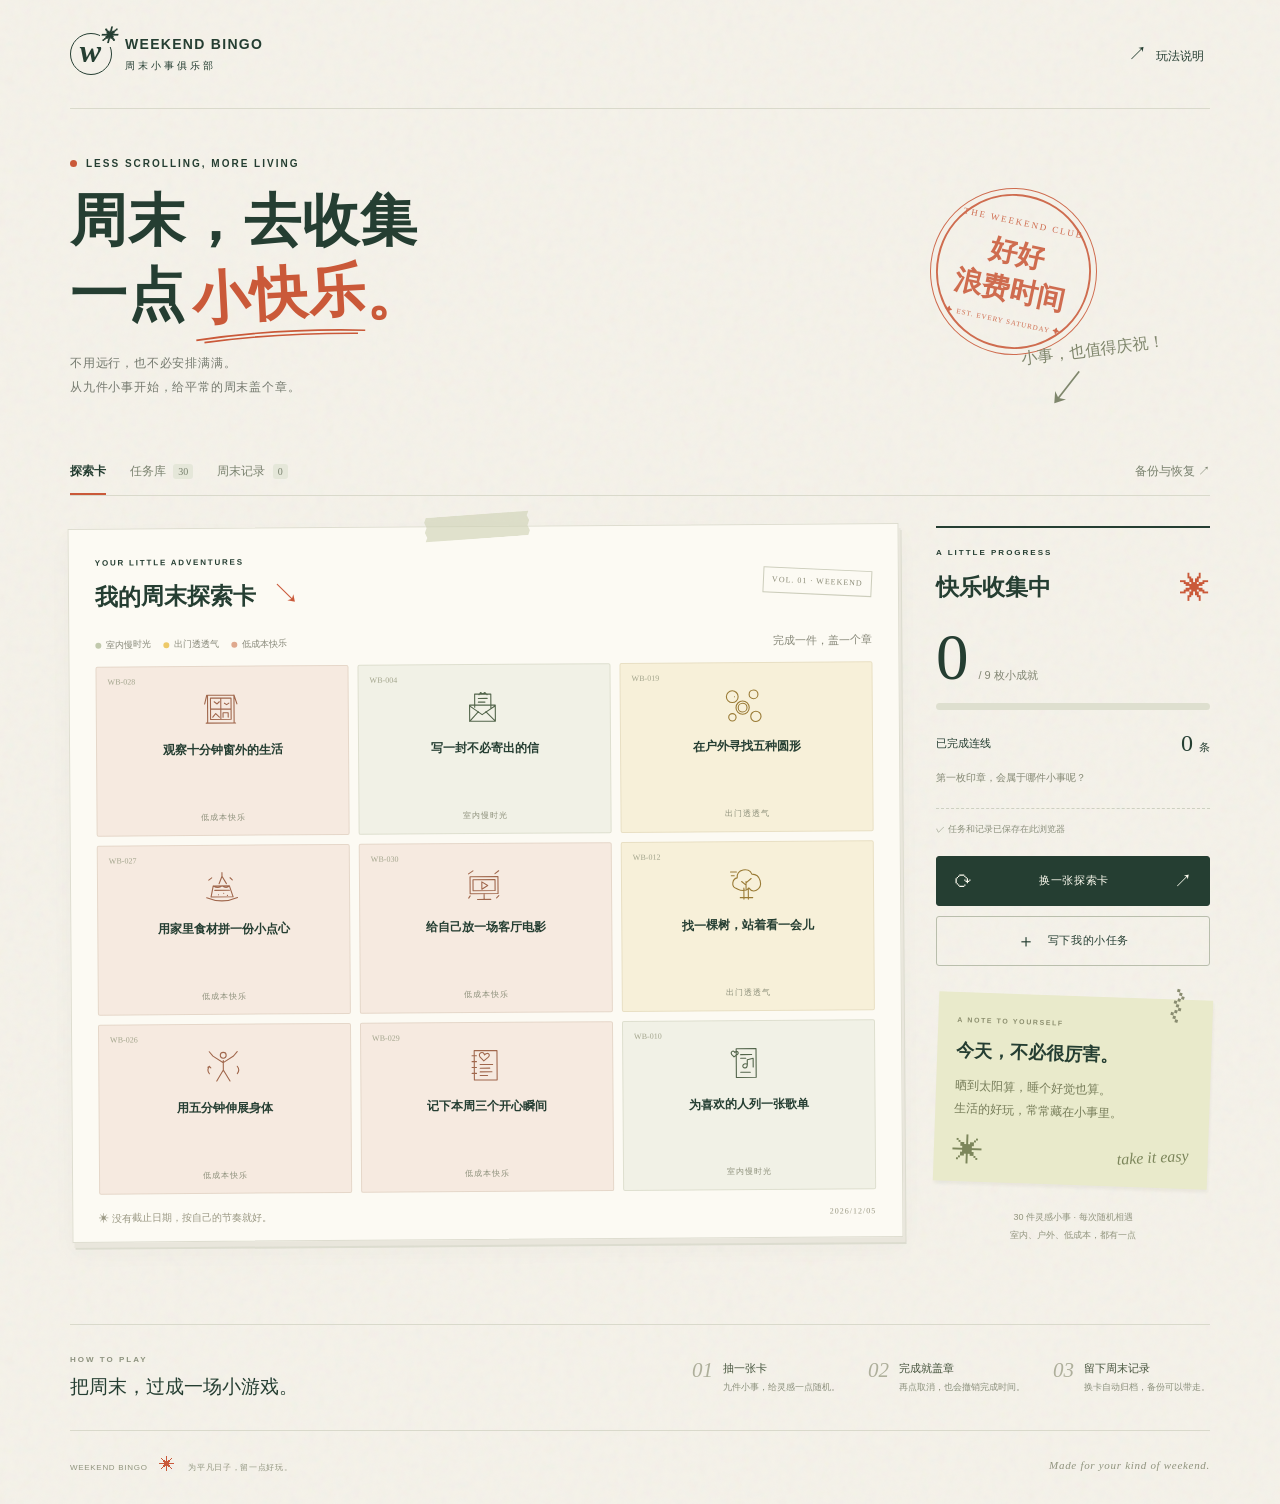
<file: index.html>
<!doctype html>
<html lang="zh-CN">
<head><meta charset="UTF-8"><meta name="viewport" content="width=device-width,initial-scale=1"><meta name="theme-color" content="#f4f1e8"><meta name="description" content="把周末变成一张探索卡。随机抽取九件轻松小事，盖下属于自己的快乐印章。"><title>Weekend Bingo · 周末小事俱乐部</title><link rel="stylesheet" href="style.css"><script defer src="icons.js"></script><script defer src="core.js"></script><script defer src="model.js"></script><script defer src="repository.js"></script><script defer src="app.js"></script><script defer src="collections.js"></script><script defer src="editor.js"></script><script defer src="backup.js"></script></head>
<body>
<div class="page">
  <header class="topbar"><a href="./" class="brand"><span class="brand-mark">w<span>✳</span></span><span>WEEKEND BINGO<small>周末小事俱乐部</small></span></a><button class="text-button" id="help-button"><span aria-hidden="true">↗</span> 玩法说明</button></header>
  <main>
    <section class="hero"><div><p class="eyebrow"><span></span> LESS SCROLLING, MORE LIVING</p><h1>周末，去收集<br>一点<span class="hand-word">小快乐<svg viewBox="0 0 260 15" aria-hidden="true"><path d="M3 9Q120 -3 256 7M15 13Q120 4 245 11"/></svg></span><span class="period">。</span></h1><p class="intro">不用远行，也不必安排满满。<br>从九件小事开始，给平常的周末盖个章。</p></div><div class="weekend-seal" aria-hidden="true"><span>THE WEEKEND CLUB</span><strong>好好<br>浪费时间</strong><small>✦ EST. EVERY SATURDAY ✦</small></div><div class="hero-note" aria-hidden="true">小事，也值得庆祝！<span>↙</span></div></section>
    <div class="data-notice" id="data-notice" role="status" hidden></div>
    <nav class="view-nav" aria-label="手账导航"><div><button data-view="current" aria-current="page">探索卡</button><button data-view="library">任务库 <span id="library-total">30</span></button><button data-view="history">周末记录 <span id="history-total">0</span></button></div><button id="backup-button">备份与恢复 ↗</button></nav>
    <section class="workspace" id="current-view" aria-label="周末探索手账">
      <div class="bingo-sheet">
        <div class="tape" aria-hidden="true"></div>
        <div class="sheet-heading"><div><p class="eyebrow">YOUR LITTLE ADVENTURES</p><h2>我的周末探索卡 <span>↘</span></h2></div><span class="edition" id="edition">VOL. 01<br>WEEKEND EDITION</span></div>
        <div class="sheet-meta"><span class="legend"><i class="indoor"></i> 室内慢时光 <i class="outdoor"></i> 出门透透气 <i class="free"></i> 低成本快乐</span><span class="tap-note">完成一件，盖一个章</span></div>
        <div class="board-wrap"><div id="board" class="board" aria-label="3 × 3 周末任务卡"></div><svg id="connections" viewBox="0 0 300 300" preserveAspectRatio="none" aria-hidden="true"></svg></div>
        <div class="sheet-footer"><span>✳ 没有截止日期，按自己的节奏就好。</span><span id="card-date"></span></div>
      </div>
      <aside class="journal">
        <section class="progress-panel"><p class="eyebrow">A LITTLE PROGRESS</p><h2>快乐收集中 <span aria-hidden="true">✷</span></h2><div class="progress-number"><strong id="completed-count">0</strong><span>/ 9 枚小成就</span></div><div class="progress-track" role="progressbar" aria-label="任务完成进度" aria-valuemin="0" aria-valuemax="9" aria-valuenow="0"><div id="progress-fill"></div></div><div class="line-info"><span>已完成连线</span><strong><span id="line-count">0</span> <small>条</small></strong></div><p id="progress-message">第一枚印章，会属于哪件小事呢？</p><div class="save-status" id="save-status">✓ 进度已自动保存</div></section>
        <button class="primary-button" id="regenerate"><span aria-hidden="true">⟳</span> 换一张探索卡 <span aria-hidden="true">↗</span></button>
        <button class="secondary-button" id="custom-button"><span aria-hidden="true">＋</span> 写下我的小任务</button>
        <section class="note-paper"><span class="paperclip" aria-hidden="true">⌇</span><p class="eyebrow">A NOTE TO YOURSELF</p><h3>今天，不必很厉害。</h3><p>晒到太阳算，睡个好觉也算。<br>生活的好玩，常常藏在小事里。</p><div class="note-doodle" aria-hidden="true">✳ <span>take it easy</span></div></section>
        <p class="pool-note"><span id="pool-count">30</span> 件灵感小事 · 每次随机相遇<br>室内、户外、低成本，都有一点</p>
      </aside>
    </section>
    <section id="library-view" class="collection-view" aria-labelledby="library-title" hidden><div class="collection-heading"><div><p class="eyebrow">THE LITTLE THINGS LIBRARY</p><h2 id="library-title">每件小事，都有自己的模样。</h2></div><button id="library-add" class="primary-button">＋ 新增任务</button></div><p class="collection-intro">编号伴随任务保留。编辑和停用只影响未来抽卡，当前卡与周末记录保留原样。</p><div class="filters"><label>搜索<input id="library-search" type="search" placeholder="编号、名称或说明"></label><label>来源<select id="source-filter"><option value="all">全部来源</option><option value="builtin">内置任务</option><option value="custom">我的任务</option></select></label><label>类别<select id="category-filter"><option value="all">全部类别</option><option value="indoor">室内慢时光</option><option value="outdoor">出门透透气</option><option value="free">低成本快乐</option><option value="custom">我的小灵感</option></select></label><label>状态<select id="active-filter"><option value="all">全部状态</option><option value="active">已启用</option><option value="inactive">已停用</option></select></label></div><p class="result-summary" id="library-summary" aria-live="polite"></p><div class="library-grid" id="library-list"></div></section>
    <section id="history-view" class="collection-view" aria-labelledby="history-title" hidden><div class="collection-heading"><div><p class="eyebrow">YOUR WEEKEND ARCHIVE</p><h2 id="history-title">翻翻那些盖过章的周末。</h2></div></div><p class="collection-intro">每次换卡前，旧卡会完整存入这里。记录只供回看，任务之后的修改不会改写它。</p><div id="history-list" class="history-list"></div></section>
    <section class="howto" id="howto"><div><p class="eyebrow">HOW TO PLAY</p><h2>把周末，过成一场小游戏。</h2></div><ol><li><b>01</b><span><strong>抽一张卡</strong>九件小事，给灵感一点随机。</span></li><li><b>02</b><span><strong>完成就盖章</strong>再点取消，也会撤销完成时间。</span></li><li><b>03</b><span><strong>留下周末记录</strong>换卡自动归档，备份可以带走。</span></li></ol></section>
  </main>
  <footer class="footer"><span>WEEKEND BINGO <i>✳</i> 为平凡日子，留一点好玩。</span><span>Made for your kind of weekend.</span></footer>
</div>
<dialog id="reset-dialog" aria-labelledby="reset-title"><button class="close-dialog" aria-label="关闭">×</button><span class="dialog-symbol">⟳</span><p class="eyebrow">A FRESH LITTLE START</p><h2 id="reset-title">再开一场周末冒险？</h2><p>当前卡片会先完整存入「周末记录」。<br>新卡的盖章和连线进度会从零开始，自定义任务继续保留。</p><div class="dialog-actions"><button class="secondary-button" data-close>保留这张</button><button class="primary-button" id="confirm-reset">归档并生成 ↗</button></div></dialog>
<dialog id="custom-dialog" aria-labelledby="custom-title"><button class="close-dialog" aria-label="关闭">×</button><p class="eyebrow">MAKE IT YOURS</p><h2 id="custom-title">你的周末，你来出题。</h2><p id="editor-note">写一件小事，再为它组合一个专属图标。</p><form id="custom-form"><label for="task-text">任务名称 <span>最多 50 字</span></label><input id="task-text" maxlength="50" required placeholder="比如：给阳台上的植物画张像" autocomplete="off"><label for="task-hint">任务说明</label><textarea id="task-hint" maxlength="300" rows="2" placeholder="写一点提示，让开始更容易。"></textarea><label for="task-category">类别</label><select id="task-category"><option value="indoor">室内慢时光</option><option value="outdoor">出门透透气</option><option value="free">低成本快乐</option><option value="custom">我的小灵感</option></select><fieldset class="icon-builder"><legend>专属图标 · 本地手绘组合</legend><div class="icon-controls"><label for="icon-subject">主体<select id="icon-subject"></select></label><label for="icon-decoration">装饰<select id="icon-decoration"></select></label></div><div class="icon-preview-row"><div id="icon-preview"></div><div><strong>保存前预览</strong><p id="icon-collision" aria-live="polite"></p><button type="button" class="text-button" id="find-free-icon">帮我选一个未使用的组合 ↗</button></div></div></fieldset><div id="target-field"><label for="task-target">把它放在哪里</label><select id="task-target"><option value="pool">加入抽签池，下次随机相遇</option></select><p class="field-note" id="replace-note"></p></div><p class="form-error" id="form-error" role="alert"></p><button class="primary-button" id="save-task" type="submit">预览满意，保存任务 ＋</button></form></dialog>
<dialog id="record-dialog" class="wide-dialog" aria-labelledby="record-title"><button class="close-dialog" aria-label="关闭">×</button><p class="eyebrow">A WEEKEND TO REMEMBER</p><h2 id="record-title">周末记录</h2><p id="record-meta"></p><div id="record-board" class="record-board"></div><p id="record-lines"></p><p class="field-note">历史快照只供查看，盖章状态不会随任务编辑而改变。</p></dialog>
<dialog id="backup-dialog" aria-labelledby="backup-title"><button class="close-dialog" aria-label="关闭">×</button><p class="eyebrow">KEEP THE LITTLE THINGS</p><h2 id="backup-title">把小快乐，好好收起来。</h2><p>备份包含任务、图标组合、当前卡和全部周末记录。文件只在本地处理。</p><div class="backup-actions"><button id="export-backup" class="primary-button">导出完整备份 ↓</button><label class="secondary-button file-button">选择备份文件<input id="import-file" type="file" accept="application/json,.json"></label><button id="export-recovery" class="text-button">导出上次导入前的恢复点</button><button id="export-raw" class="text-button">导出原始本地存档</button></div><p id="backup-status" role="status"></p><div id="import-preview" hidden><h3>准备恢复的内容</h3><p id="import-summary"></p><p>确认后将用文件内容替换当前数据，导入前会保存本地恢复点。建议先导出完整备份。</p><button id="confirm-import" class="primary-button">确认恢复此备份</button></div></dialog>
<div id="toast" role="status" aria-live="polite"></div><div id="confetti" aria-hidden="true"></div>
</body></html>
</file>
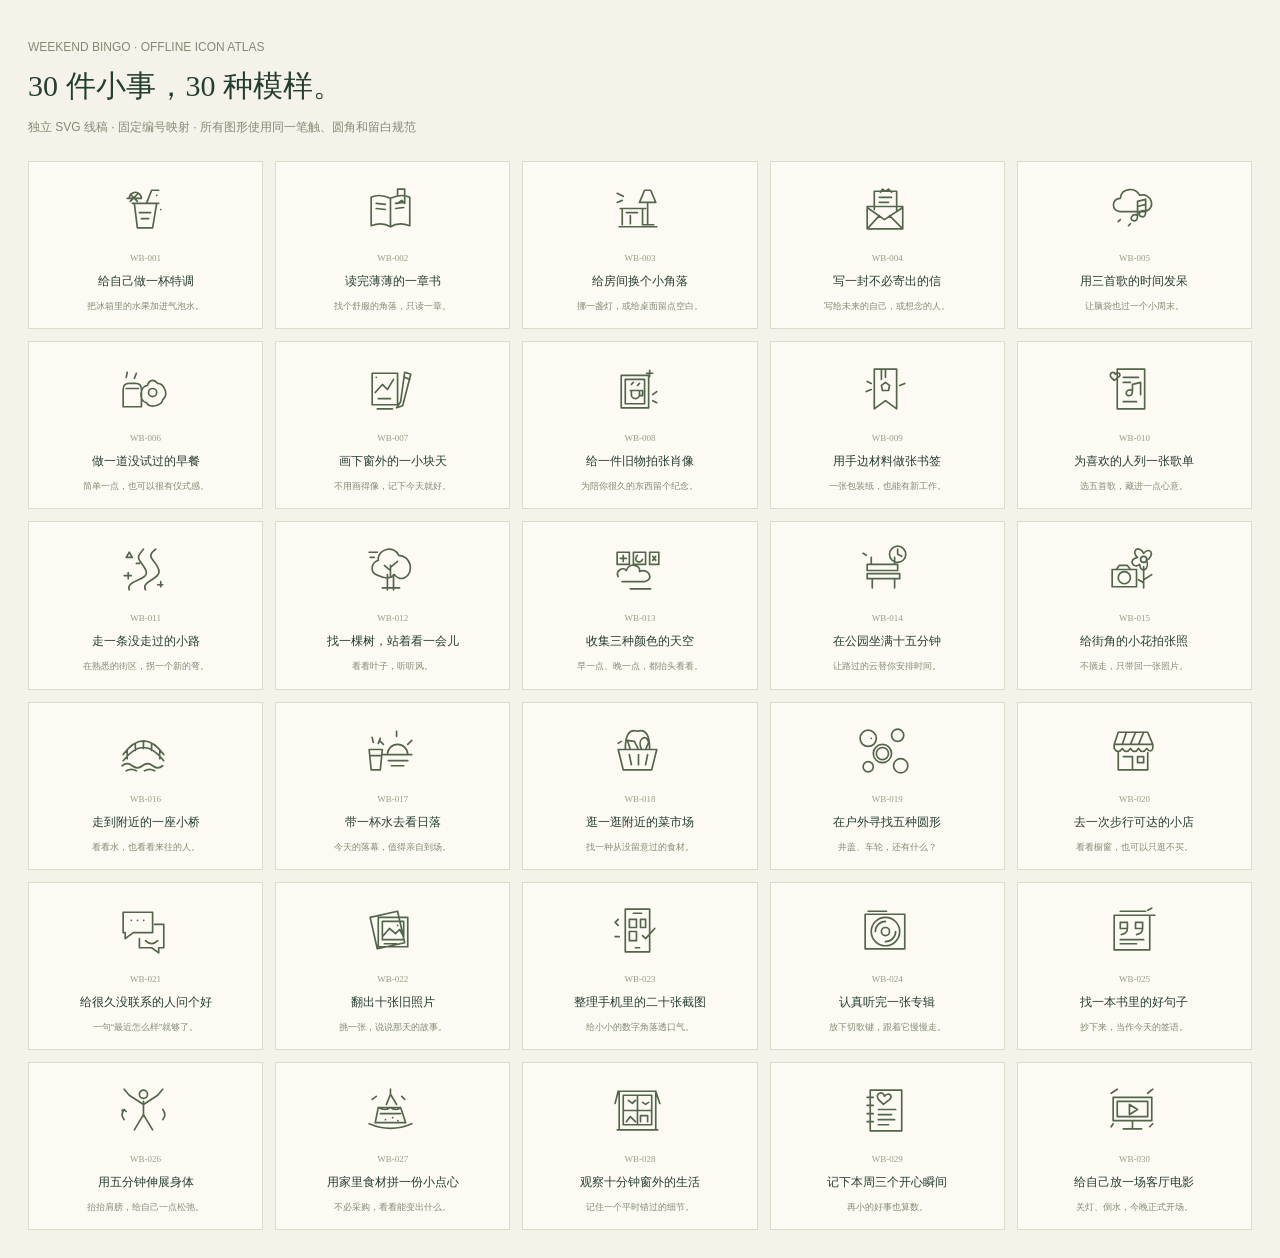
<file: icons/gallery.html>
<!doctype html><html lang="zh-CN"><meta charset="utf-8"><title>30 件小事 · 专属图标目录</title><style>*{box-sizing:border-box}body{margin:0;background:#f5f2e9;color:#253e32;font-family:'Microsoft YaHei',sans-serif;padding:28px}header{margin-bottom:25px}h1{font:30px Georgia,'KaiTi',serif;margin:5px 0}header p{font-size:12px;color:#858a75}main{display:grid;grid-template-columns:repeat(5,1fr);gap:12px}article{background:#fcfaf3;border:1px solid #d9decb;padding:14px;text-align:center}img{display:block;width:65px;height:65px;margin:0 auto 6px}small{font:9px Georgia,serif;color:#9b9d88}h2{font-size:12px;font-weight:500;margin:8px 0}article p{font-size:9px;color:#838b73;line-height:1.8;margin:0}@media(max-width:700px){main{grid-template-columns:repeat(2,1fr)}}</style><header><p>WEEKEND BINGO · OFFLINE ICON ATLAS</p><h1>30 件小事，30 种模样。</h1><p>独立 SVG 线稿 · 固定编号映射 · 所有图形使用同一笔触、圆角和留白规范</p></header><main><article><img src="WB-001-fizz.svg" alt="给自己做一杯特调"><small>WB-001</small><h2>给自己做一杯特调</h2><p>把冰箱里的水果加进气泡水。</p></article><article><img src="WB-002-chapter.svg" alt="读完薄薄的一章书"><small>WB-002</small><h2>读完薄薄的一章书</h2><p>找个舒服的角落，只读一章。</p></article><article><img src="WB-003-room.svg" alt="给房间换个小角落"><small>WB-003</small><h2>给房间换个小角落</h2><p>挪一盏灯，或给桌面留点空白。</p></article><article><img src="WB-004-letter.svg" alt="写一封不必寄出的信"><small>WB-004</small><h2>写一封不必寄出的信</h2><p>写给未来的自己，或想念的人。</p></article><article><img src="WB-005-daydream.svg" alt="用三首歌的时间发呆"><small>WB-005</small><h2>用三首歌的时间发呆</h2><p>让脑袋也过一个小周末。</p></article><article><img src="WB-006-breakfast.svg" alt="做一道没试过的早餐"><small>WB-006</small><h2>做一道没试过的早餐</h2><p>简单一点，也可以很有仪式感。</p></article><article><img src="WB-007-sketch.svg" alt="画下窗外的一小块天"><small>WB-007</small><h2>画下窗外的一小块天</h2><p>不用画得像，记下今天就好。</p></article><article><img src="WB-008-heirloom.svg" alt="给一件旧物拍张肖像"><small>WB-008</small><h2>给一件旧物拍张肖像</h2><p>为陪你很久的东西留个纪念。</p></article><article><img src="WB-009-bookmark.svg" alt="用手边材料做张书签"><small>WB-009</small><h2>用手边材料做张书签</h2><p>一张包装纸，也能有新工作。</p></article><article><img src="WB-010-playlist.svg" alt="为喜欢的人列一张歌单"><small>WB-010</small><h2>为喜欢的人列一张歌单</h2><p>选五首歌，藏进一点心意。</p></article><article><img src="WB-011-path.svg" alt="走一条没走过的小路"><small>WB-011</small><h2>走一条没走过的小路</h2><p>在熟悉的街区，拐一个新的弯。</p></article><article><img src="WB-012-tree.svg" alt="找一棵树，站着看一会儿"><small>WB-012</small><h2>找一棵树，站着看一会儿</h2><p>看看叶子，听听风。</p></article><article><img src="WB-013-sky.svg" alt="收集三种颜色的天空"><small>WB-013</small><h2>收集三种颜色的天空</h2><p>早一点、晚一点，都抬头看看。</p></article><article><img src="WB-014-bench.svg" alt="在公园坐满十五分钟"><small>WB-014</small><h2>在公园坐满十五分钟</h2><p>让路过的云替你安排时间。</p></article><article><img src="WB-015-flower-camera.svg" alt="给街角的小花拍张照"><small>WB-015</small><h2>给街角的小花拍张照</h2><p>不摘走，只带回一张照片。</p></article><article><img src="WB-016-bridge.svg" alt="走到附近的一座小桥"><small>WB-016</small><h2>走到附近的一座小桥</h2><p>看看水，也看看来往的人。</p></article><article><img src="WB-017-sunset.svg" alt="带一杯水去看日落"><small>WB-017</small><h2>带一杯水去看日落</h2><p>今天的落幕，值得亲自到场。</p></article><article><img src="WB-018-market.svg" alt="逛一逛附近的菜市场"><small>WB-018</small><h2>逛一逛附近的菜市场</h2><p>找一种从没留意过的食材。</p></article><article><img src="WB-019-circles.svg" alt="在户外寻找五种圆形"><small>WB-019</small><h2>在户外寻找五种圆形</h2><p>井盖、车轮，还有什么？</p></article><article><img src="WB-020-shop.svg" alt="去一次步行可达的小店"><small>WB-020</small><h2>去一次步行可达的小店</h2><p>看看橱窗，也可以只逛不买。</p></article><article><img src="WB-021-hello.svg" alt="给很久没联系的人问个好"><small>WB-021</small><h2>给很久没联系的人问个好</h2><p>一句“最近怎么样”就够了。</p></article><article><img src="WB-022-photos.svg" alt="翻出十张旧照片"><small>WB-022</small><h2>翻出十张旧照片</h2><p>挑一张，说说那天的故事。</p></article><article><img src="WB-023-screenshots.svg" alt="整理手机里的二十张截图"><small>WB-023</small><h2>整理手机里的二十张截图</h2><p>给小小的数字角落透口气。</p></article><article><img src="WB-024-record.svg" alt="认真听完一张专辑"><small>WB-024</small><h2>认真听完一张专辑</h2><p>放下切歌键，跟着它慢慢走。</p></article><article><img src="WB-025-quote.svg" alt="找一本书里的好句子"><small>WB-025</small><h2>找一本书里的好句子</h2><p>抄下来，当作今天的签语。</p></article><article><img src="WB-026-stretch.svg" alt="用五分钟伸展身体"><small>WB-026</small><h2>用五分钟伸展身体</h2><p>抬抬肩膀，给自己一点松弛。</p></article><article><img src="WB-027-snack.svg" alt="用家里食材拼一份小点心"><small>WB-027</small><h2>用家里食材拼一份小点心</h2><p>不必采购，看看能变出什么。</p></article><article><img src="WB-028-window.svg" alt="观察十分钟窗外的生活"><small>WB-028</small><h2>观察十分钟窗外的生活</h2><p>记住一个平时错过的细节。</p></article><article><img src="WB-029-moments.svg" alt="记下本周三个开心瞬间"><small>WB-029</small><h2>记下本周三个开心瞬间</h2><p>再小的好事也算数。</p></article><article><img src="WB-030-cinema.svg" alt="给自己放一场客厅电影"><small>WB-030</small><h2>给自己放一场客厅电影</h2><p>关灯、倒水，今晚正式开场。</p></article></main></html>
</file>
<file: style.css>
@charset "UTF-8";
:root{--paper:#f5f2e9;--ink:#253e32;--muted:#7a8072;--orange:#ca5939;--line:#d9d9cb;--serif:Georgia,'STKaiti','KaiTi','FangSong',serif;--sans:'Microsoft YaHei','PingFang SC',sans-serif}*{box-sizing:border-box}body{margin:0;color:var(--ink);font-family:var(--sans);font-size:14px;background-color:var(--paper);background-image:url("data:image/svg+xml,%3Csvg viewBox='0 0 180 180' xmlns='http://www.w3.org/2000/svg'%3E%3Cfilter id='n'%3E%3CfeTurbulence type='fractalNoise' baseFrequency='.8' numOctaves='3' stitchTiles='stitch'/%3E%3C/filter%3E%3Cpath fill='%23696751' opacity='.05' filter='url(%23n)' d='M0 0h180v180H0z'/%3E%3C/svg%3E")}button,input,select{font:inherit}button,a,input,select{-webkit-tap-highlight-color:transparent}button{cursor:pointer}button{color:inherit}button:focus-visible,a:focus-visible{outline:3px solid var(--orange);outline-offset:5px}button{transition:background .2s,transform .2s}button:active{transform:translateY(1px)}.page{max-width:1240px;padding:0 50px;margin:auto}.topbar{height:109px;border-bottom:1px solid var(--line);display:flex;align-items:center;justify-content:space-between}.brand{color:var(--ink);text-decoration:none;display:flex;gap:13px;align-items:center;font-size:14px;font-weight:800;letter-spacing:1.3px}.brand small{display:block;font-size:10px;letter-spacing:3px;font-weight:400;margin-top:7px}.brand-mark{width:42px;height:42px;border:1.7px solid var(--ink);border-radius:50%;font-family:Georgia,serif;font-style:italic;font-size:32px;line-height:35px;position:relative;text-align:center}.brand-mark span{font-size:17px;position:absolute;right:-7px;top:-7px;background:var(--paper);line-height:20px}.text-button{border:0;background:none;font-size:12px}.text-button span{margin-right:6px;font-size:19px}.hero{position:relative;display:flex;align-items:center;justify-content:space-between;padding:49px 25px 51px 0}.eyebrow{font-size:9px;letter-spacing:2px;font-weight:600;margin:0 0 15px}.hero .eyebrow{font-size:10px;display:flex;align-items:center;gap:9px}.eyebrow>span{width:7px;height:7px;background:var(--orange);border-radius:50%}h1{font-family:var(--serif);font-size:57px;line-height:1.3;font-weight:600;letter-spacing:1px;margin:0 0 20px}.hand-word{position:relative;color:var(--orange);display:inline-block;transform:rotate(-3deg);margin-left:6px}.hand-word svg{position:absolute;bottom:-8px;left:0;width:100%;stroke:var(--orange);fill:none;stroke-width:2.5}.period{color:var(--orange)}.intro{font-size:12px;line-height:1.95;color:#74796e;letter-spacing:.8px;margin:0}.weekend-seal{margin-right:94px;margin-top:-14px;width:155px;height:155px;border:2px solid var(--orange);outline:1px solid var(--orange);outline-offset:5px;border-radius:50%;color:var(--orange);transform:rotate(12deg);text-align:center;display:flex;flex-direction:column;align-items:center;justify-content:center;opacity:.87}.weekend-seal>span{font:9px Georgia,serif;letter-spacing:2px}.weekend-seal strong{font-family:var(--serif);font-size:28px;line-height:1.3;margin:9px 0}.weekend-seal small{font:7px Georgia,serif;letter-spacing:1px}.hero-note{position:absolute;bottom:39px;right:42px;font:16px var(--serif);transform:rotate(-7deg);color:#7f866c}.hero-note span{display:block;font:45px var(--serif);line-height:1.1;margin-left:20px}.workspace{display:grid;grid-template-columns:minmax(0,1fr) 274px;gap:35px;align-items:start}.bingo-sheet{position:relative;background:#fcfaf3;padding:29px 26px 16px;border:1px solid #deddd0;box-shadow:2px 5px 0 #e9e6dc,3px 7px 0 #dcdccf,0 10px 24px #34433108;transform:rotate(-.4deg)}.tape{position:absolute;top:-13px;left:43%;width:105px;height:25px;background:#d0d4b8a3;transform:rotate(-4deg);clip-path:polygon(2% 0,100% 3%,98% 20%,100% 40%,98% 60%,100% 80%,98% 100%,0 97%,2% 80%,0 60%,2% 40%,0 20%)}.sheet-heading{display:flex;justify-content:space-between;align-items:center}.sheet-heading .eyebrow{font-size:8px;margin-bottom:9px;letter-spacing:1.8px}.sheet-heading h2{font:600 23px var(--serif);margin:0}.sheet-heading h2 span{font:28px var(--serif);margin-left:10px;color:var(--orange)}.edition{text-align:right;font:8px/1.8 Georgia,serif;letter-spacing:1px;color:#8c8c78;border:1px solid #cccdbb;padding:5px 8px;transform:rotate(3deg)}.sheet-meta{display:flex;justify-content:space-between;align-items:center;margin:23px 0 14px;font-size:9px;color:#878879}.legend{display:flex;align-items:center;gap:5px}.legend i{height:6px;width:6px;border-radius:50%;display:inline-block;margin-left:7px}.legend i:first-child{margin:0}.legend .indoor{background:#c1c9ac}.legend .outdoor{background:#edc968}.legend .free{background:#dfa98e}.tap-note{font-family:var(--serif);font-size:11px}.board-wrap{position:relative}.board{display:grid;grid-template-columns:repeat(3,minmax(0,1fr));gap:9px}.task{min-height:170px;border:1px solid #dedfcf;background:#f1f1e6;padding:15px 9px 12px;display:flex;flex-direction:column;align-items:center;position:relative;text-align:center;border-radius:2px;overflow:hidden}.task.outdoor{background:#f7f0d9;border-color:#e8dfc3}.task.free{background:#f6eae0;border-color:#e5d7c9}.task.custom{background:#e9eeea}.task:hover{transform:translateY(-3px);box-shadow:0 4px 0 #253e3212}.task .cell-number{position:absolute;top:10px;left:11px;font:9px Georgia,serif;color:#a3a58d}.task-icon{width:39px;height:39px;margin:7px 0 12px;stroke:#53654b;stroke-width:1.5;fill:none;stroke-linecap:round;stroke-linejoin:round}.outdoor .task-icon{stroke:#9a7b36}.free .task-icon{stroke:#a0674c}.task-title{font-size:12px;font-weight:600;line-height:1.7;max-width:100%}.task-tag{font-size:8px;letter-spacing:1px;color:#8d907b;margin-top:auto;padding-top:10px}.stamp{position:absolute;left:50%;top:50%;width:95px;height:95px;margin:-48px 0 0 -48px;border:3px double var(--orange);border-radius:50%;color:var(--orange);background:#faf7eece;display:grid;align-content:center;transform:rotate(-17deg);box-shadow:inset 0 0 0 3px #ca59392b;pointer-events:none}.stamp b{font:bold 18px Georgia,serif;letter-spacing:2px}.stamp span{font:14px var(--serif);margin-top:5px}.stamp small{font:8px Georgia,serif;margin-bottom:4px;letter-spacing:2px}.task.just-stamped .stamp{animation:stamp .32s ease-out}.task.winning{box-shadow:inset 0 0 0 2px #ca593961}.task.done .task-title,.task.done .task-icon{opacity:.28}#connections{position:absolute;inset:0;width:100%;height:100%;pointer-events:none;overflow:visible}#connections line{stroke:var(--orange);stroke-width:1.5;stroke-linecap:round;opacity:.55;stroke-dasharray:4 3}.sheet-footer{display:flex;justify-content:space-between;margin-top:17px;font:10px var(--serif);color:#999782}.sheet-footer>span:last-child{font:8px Georgia,serif;letter-spacing:1px}.progress-panel{border-top:2px solid var(--ink);padding-top:20px}.progress-panel>.eyebrow{font-size:8px}.progress-panel h2{font:600 23px var(--serif);display:flex;justify-content:space-between;margin:0}.progress-panel h2>span{color:var(--orange);font-size:30px;font-weight:400}.progress-number{display:flex;align-items:baseline;gap:10px;margin:21px 0 14px}.progress-number strong{font:65px/.95 Georgia,serif}.progress-number>span{font-size:11px;color:#828674}.progress-track{height:7px;background:#dedfcf;border-radius:8px;overflow:hidden}.progress-track div{height:100%;background:var(--ink);transition:width .4s;width:0}.line-info{display:flex;justify-content:space-between;align-items:center;margin-top:20px;font-size:11px}.line-info strong{font:24px Georgia,serif}.line-info small{font:11px var(--sans)}#progress-message{font-size:10px;color:#858975;line-height:1.8;min-height:20px;margin:12px 0 19px}.save-status{border-top:1px dashed #cdd0c1;padding:14px 0 20px;font-size:9px;color:#8b907d}.primary-button,.secondary-button{min-height:46px;padding:12px 16px;font-size:11px;letter-spacing:.6px;display:flex;align-items:center;justify-content:center;gap:12px;border-radius:3px}.primary-button{border:1px solid var(--ink);background:var(--ink);color:#fffdf1}.primary-button:hover{background:#3c5743}.secondary-button{border:1px solid #b9beac;background:transparent}.secondary-button:hover{background:#e9ebdf}.journal>.primary-button,.journal>.secondary-button{width:100%;margin-bottom:10px}.journal>.primary-button{justify-content:space-between}.primary-button>span:first-child{font-size:20px}.primary-button>span:last-child{font-size:18px}.secondary-button>span{font-size:18px}.note-paper{background:#e9eacb;margin-top:30px;padding:24px 19px 12px;position:relative;transform:rotate(2deg);box-shadow:1px 3px 3px #33330c0c}.paperclip{position:absolute;top:-18px;right:25px;font-size:48px;color:#898c70;line-height:1;transform:rotate(14deg)}.note-paper .eyebrow{font-size:7px;color:#8b8e6e;letter-spacing:1.6px;margin-bottom:15px}.note-paper h3{font:600 18px var(--serif);margin:0 0 12px}.note-paper>p:not(.eyebrow){font:12px/1.95 var(--serif);color:#777d5a}.note-doodle{display:flex;align-items:center;justify-content:space-between;font-size:31px;color:#7c865b}.note-doodle span{font:italic 16px Georgia,serif;transform:rotate(-5deg)}.pool-note{text-align:center;font-size:9px;line-height:2;color:#92957f;margin:23px 0}.howto{display:flex;justify-content:space-between;gap:25px;border-top:1px solid var(--line);border-bottom:1px solid var(--line);margin-top:57px;padding:30px 0}.howto .eyebrow{font-size:8px;color:#8d927f;margin-bottom:10px}.howto h2{font:19px var(--serif);margin:0}.howto ol{list-style:none;display:flex;gap:28px;margin:0;padding:0;align-items:center}.howto li{display:flex;gap:10px;align-items:flex-start;font-size:9px;color:#8b907c;line-height:1.9}.howto li>b{font:italic 21px Georgia,serif;color:#aeaf9b}.howto strong{display:block;color:#46543d;font-size:11px;font-weight:500}.footer{display:flex;justify-content:space-between;align-items:center;gap:16px;padding:25px 0 30px;font-size:8px;color:#90947e;letter-spacing:.7px}.footer i{font-size:16px;padding:0 9px;font-style:normal;color:var(--orange)}.footer>span:last-child{font:italic 11px Georgia,serif}dialog{border:1px solid #d1d4c1;background:#faf8ef;color:var(--ink);width:460px;max-width:calc(100% - 32px);padding:35px;box-shadow:8px 8px 0 #253e3229;border-radius:4px}dialog::backdrop{background:#283d3280;backdrop-filter:blur(4px)}dialog h2{font:600 26px var(--serif);margin:10px 0 14px}dialog>p:not(.eyebrow){font-size:12px;color:#838775;line-height:1.9}.close-dialog{position:absolute;right:13px;top:8px;border:0;background:transparent;font-size:26px}.dialog-symbol{display:block;font-size:44px;color:var(--orange);margin-bottom:15px}.dialog-actions{display:flex;justify-content:flex-end;gap:10px;margin-top:25px}form label{display:block;font-size:12px;margin:22px 0 9px}form label span{float:right;color:#939980;font-size:10px}input,select{width:100%;border:1px solid #c8cdb8;background:#fffdf5;border-radius:3px;min-height:44px;padding:10px;color:var(--ink);font-size:12px}input:focus,select:focus{outline:2px solid #81946d;outline-offset:1px}.field-note{font-size:10px;color:#90957f;line-height:1.8}.form-error{font-size:11px;color:#b44c32;min-height:16px}form>.primary-button{width:100%;margin-top:8px}.custom-list{font-size:11px;max-height:150px;overflow:auto;margin-top:20px}.custom-item{display:flex;align-items:center;justify-content:space-between;border-top:1px dashed #d5d8c7;gap:10px;padding:9px 0;overflow-wrap:anywhere}.custom-item button{border:0;background:transparent;color:#a37156;font-size:11px;white-space:nowrap}#toast{position:fixed;bottom:26px;left:50%;transform:translate(-50%,20px);background:var(--ink);color:#fff9e7;padding:14px 25px;border-radius:5px;box-shadow:0 5px 20px #0002;z-index:10;opacity:0;transition:.25s;pointer-events:none;font-size:12px;text-align:center;max-width:90%;width:max-content}#toast.visible{transform:translate(-50%,0);opacity:1}#confetti{position:fixed;inset:0;pointer-events:none;z-index:20;overflow:hidden}.confetti-piece{position:absolute;top:-25px;width:9px;height:16px;animation:fall 2.3s ease-in forwards}.sr-only{position:absolute;width:1px;height:1px;overflow:hidden;clip-path:inset(50%)}@keyframes stamp{from{transform:scale(1.7) rotate(-30deg);opacity:0}to{transform:scale(1) rotate(-17deg);opacity:1}}@keyframes fall{to{transform:translate(var(--drift),110vh) rotate(650deg);opacity:.1}}@keyframes arrive{from{opacity:0;translate:0 15px}to{opacity:1;translate:0 0}}@media(min-width:1350px){.page{max-width:1320px}.task{min-height:184px}.hero{padding-top:57px;padding-bottom:59px}h1{font-size:64px}}@media(max-width:1000px){.page{padding:0 30px}.workspace{grid-template-columns:minmax(0,1fr) 235px;gap:22px}.bingo-sheet{padding:24px 16px 16px}.tap-note{display:none}.task{min-height:160px}.task-title{font-size:11px}.howto{display:block}.howto ol{margin-top:25px;justify-content:space-between}.weekend-seal{margin-right:30px}.hero-note{right:15px}.sheet-heading h2{font-size:21px}}@media(max-width:740px){.page{padding:0 20px}.topbar{height:85px}.hero{padding:35px 0 42px}h1{font-size:43px}.hero .eyebrow{font-size:8px;letter-spacing:1px}.intro{font-size:11px}.weekend-seal{width:98px;height:98px;margin:0 8px 0 10px}.weekend-seal strong{font-size:20px;margin:5px 0}.weekend-seal>span{font-size:6px;letter-spacing:.8px}.weekend-seal small{font-size:4px}.hero-note{display:none}.workspace{display:flex;flex-direction:column;gap:29px}.bingo-sheet{width:100%;padding:26px 14px 15px;transform:rotate(0)}.task{min-height:153px;padding:14px 7px 10px}.task-title{font-size:11px}.task-icon{width:34px;height:34px;margin:7px 0 13px}.board{gap:7px}.task-tag{font-size:7px;letter-spacing:.5px}.sheet-heading h2{font-size:21px}.edition{font-size:6px}.sheet-meta{font-size:8px;margin-top:19px}.sheet-footer{font-size:9px}.sheet-footer>span:last-child{font-size:7px}.journal{width:100%;display:grid;grid-template-columns:1fr 1fr;gap:10px 15px}.progress-panel{grid-column:1/-1;position:relative;padding:20px 0 0}.progress-number{margin:15px 0}.progress-number strong{font-size:48px}.progress-panel .line-info{position:absolute;right:0;top:68px;width:120px;margin:0}.progress-panel h2{font-size:22px}.progress-panel .save-status{padding:12px 0}.progress-panel #progress-message{margin-bottom:12px}.journal>.primary-button,.journal>.secondary-button{margin:0;font-size:10px;padding:10px;gap:5px}.note-paper{grid-column:1/-1;margin:20px 5px 0;padding:22px 22px 14px}.note-doodle{position:absolute;right:20px;bottom:18px;flex-direction:column;gap:10px}.pool-note{grid-column:1/-1;margin:9px 0 0}.howto{margin-top:30px;padding:25px 0}.howto ol{gap:12px;align-items:flex-start}.howto li{display:block;flex:1;font-size:9px}.howto li>b{display:block;margin-bottom:7px}.howto strong{font-size:10px}.howto h2{font-size:20px}.footer{display:block;text-align:center;font-size:7px;line-height:2}.footer>span{display:block}.footer>span:last-child{font-size:10px;margin-top:8px}}@media(max-width:380px){h1{font-size:36px}.weekend-seal{width:83px;height:83px}.task{min-height:150px}.task-title{font-size:10px}.legend{gap:3px}.legend i{margin-left:3px}.brand{font-size:11px}.brand small{font-size:8px}.sheet-heading h2{font-size:18px}}@media(prefers-reduced-motion:reduce){*,*::before,*::after{animation:none!important;transition:none!important;scroll-behavior:auto!important}}


/* Task library, offline icon studio and weekend archive — v2 */
[hidden]{display:none!important}button:disabled{opacity:.45;cursor:not-allowed}dialog{max-height:calc(100dvh - 40px);overflow:auto;overscroll-behavior:contain}#custom-dialog{width:600px}.wide-dialog{width:920px}.view-nav{display:flex;align-items:center;justify-content:space-between;border-bottom:1px solid var(--line);margin:0 0 30px;gap:15px}.view-nav>div{display:flex;gap:24px}.view-nav button{background:none;border:0;border-bottom:2px solid transparent;padding:13px 0;font-size:12px;color:#7a826f}.view-nav button[aria-current]{color:var(--ink);border-color:var(--orange);font-weight:600}.view-nav button span{font:10px Georgia,serif;margin-left:4px;background:#e5e7d9;padding:2px 5px;border-radius:3px}.data-notice{background:#e9ebd6;border:1px dashed #bfc8a8;padding:14px 18px;margin:0 0 20px;font-size:12px;line-height:1.9}.task .cell-number{font-size:8px}.task-icon{width:47px;height:47px;margin:3px 0 8px}.task.done .task-tag{font-size:7px;letter-spacing:0}.collection-view{background:#faf8f0;border:1px solid #daddcc;padding:30px}.collection-heading{display:flex;justify-content:space-between;align-items:center;gap:20px}.collection-heading h2{font:600 27px var(--serif);margin:0}.collection-heading .eyebrow{font-size:8px;color:#899176}.collection-intro{font-size:12px;line-height:1.9;color:#7b826f;margin:18px 0 25px}.filters{display:grid;grid-template-columns:2fr 1fr 1fr 1fr;gap:12px;padding:17px;background:#eeeee1;border-top:1px dashed #ced3bc;border-bottom:1px dashed #ced3bc}.filters label{font-size:10px;line-height:1.8;color:#737d65}.filters input,.filters select{margin-top:5px;min-width:0;width:100%;font-size:11px}.result-summary{font-size:10px;color:#828a75;margin:19px 0}.library-grid{display:grid;grid-template-columns:repeat(2,minmax(0,1fr));gap:14px}.library-card{display:grid;grid-template-columns:64px minmax(0,1fr);gap:9px 14px;background:#f5f3e8;border:1px solid #dce0cf;padding:18px 16px;position:relative}.library-card.inactive{background:#eeede7;border-style:dashed}.library-icon{display:grid;place-items:start center;padding-top:15px;color:#53654b}.library-svg{width:62px;height:62px}.library-card h3{font-size:14px;line-height:1.6;margin:7px 0}.task-number{font:9px/1.8 var(--sans);color:#93977f;margin:0;overflow-wrap:anywhere}.task-description{font-size:11px;line-height:1.8;color:#7a826c;margin:7px 0;overflow-wrap:anywhere}.task-created{font-size:9px;line-height:1.8;color:#989b88;margin:5px 0}.library-actions{grid-column:2;display:flex;align-items:center;flex-wrap:wrap;gap:12px;border-top:1px dashed #d9ddca;padding-top:10px;margin-top:5px}.library-actions .text-button{font-size:10px;padding:3px}.library-actions .field-note{font-size:9px}.status-badge{font-size:9px;color:#6f805e;background:#e5e9d6;padding:3px 7px}.status-badge.off{color:#a0745c;background:#ebded2}.empty-state{grid-column:1/-1;padding:45px 20px;font:16px/2 var(--serif);text-align:center;color:#8e947c;border:1px dashed #d0d6c1}.history-list{display:grid;gap:16px}.history-card{display:grid;grid-template-columns:120px 1fr auto;gap:25px;align-items:center;background:#f4f2e6;border:1px solid #dbe0cd;padding:22px}.history-thumb{display:grid;grid-template-columns:repeat(3,1fr);gap:3px;transform:rotate(-3deg)}.history-thumb>span{background:#e4e7d4;border:1px solid #d5dcc4;display:grid;place-items:center}.history-thumb>span.marked{background:#eedacb;position:relative}.history-thumb>span.marked::after{content:'✓';position:absolute;right:0;bottom:0;font-size:15px;color:var(--orange)}.thumb-icon{width:32px;height:32px;color:#7c8868}.history-body h3{font:600 21px var(--serif);margin:0 0 10px}.history-body>.eyebrow{font-size:7px}.history-body>p:not(.eyebrow){font-size:11px;color:#7d866d}.history-body>.task-created{font-size:9px!important}.record-board{display:grid;grid-template-columns:repeat(3,minmax(0,1fr));gap:11px;margin-top:25px}.record-cell{background:#f0f0e2;border:1px solid #dce0ca;padding:13px;position:relative;overflow-wrap:anywhere}.record-cell.outdoor{background:#f4edd4}.record-cell.free{background:#f3e6dc}.record-cell.on-line{outline:2px solid #ca59398c;outline-offset:-2px}.record-cell.completed .record-icon{color:var(--orange)}.record-cell h3{font-size:12px;line-height:1.7;margin:7px 0}.record-completion{font-size:9px;line-height:1.8;color:#888f75}.record-cell.completed .record-completion{color:#b35f40}.line-badge{font:8px Georgia,serif;letter-spacing:1px;color:var(--orange);display:block;margin-top:9px}#record-lines{font-size:12px;line-height:1.9}.icon-builder{border:1px dashed #bbc6a8;padding:15px;margin:24px 0 5px;background:#eff0e1}.icon-builder legend{font:14px var(--serif);padding:0 6px}.icon-controls{display:grid;grid-template-columns:1fr 1fr;gap:14px}.icon-controls label{margin:0 0 10px;font-size:10px}.icon-controls select{margin-top:7px;font-size:11px}.icon-preview-row{display:flex;gap:18px;align-items:center;border-top:1px solid #d8dfc7;padding-top:15px}.icon-preview-row strong{font-size:11px;font-weight:500}.icon-preview-row>div:last-child{flex:1;min-width:0}.composer-icon{height:85px;width:85px;color:#53654b}#icon-preview{width:96px;min-width:96px;height:96px;display:grid;place-items:center;background:#faf8ee;border:1px solid #dde1ce}#icon-collision{font-size:10px;line-height:1.8;margin:8px 0}.collision{color:#b34f35}.unique-icon{color:#6f805b}#find-free-icon{font-size:9px;padding:0;text-align:left;text-decoration:underline;text-underline-offset:3px}textarea{width:100%;font:12px/1.7 var(--sans);border:1px solid #c8cdb8;background:#fffdf5;border-radius:3px;padding:10px;color:var(--ink);resize:vertical}textarea:focus{outline:2px solid #81946d;outline-offset:1px}.backup-actions{display:grid;gap:12px;margin-top:22px}.file-button{position:relative;overflow:hidden;margin:0;cursor:pointer}.file-button input{position:absolute;inset:0;width:100%;height:100%;opacity:0;cursor:pointer}.file-button:focus-within{outline:3px solid var(--orange);outline-offset:3px}#backup-status{font-size:11px;line-height:1.9;color:#9d6646;margin:20px 0 0}#import-preview{border-top:1px dashed #ccd4ba;margin-top:18px;padding-top:13px}#import-preview h3{font:20px var(--serif)}#import-preview p{font-size:11px;line-height:1.9;color:#858d72}#import-preview button{width:100%}
@media(max-width:1000px){.filters{grid-template-columns:repeat(3,minmax(0,1fr))}.filters label:first-child{grid-column:1/-1}.library-grid{grid-template-columns:1fr}.collection-view{padding:23px}.history-card{grid-template-columns:100px 1fr;gap:20px}.history-card>.secondary-button{grid-column:2;justify-self:start}.task-icon{height:43px;width:43px}}
@media(max-width:740px){.view-nav{margin-bottom:25px;gap:8px}.view-nav>div{gap:18px}.view-nav button{font-size:10px}.view-nav button span{font-size:8px;padding:2px}.view-nav>button{font-size:9px}.collection-view{padding:20px 13px}.collection-heading{align-items:flex-start;gap:12px}.collection-heading h2{font-size:21px;line-height:1.5}.collection-heading>.primary-button{font-size:9px;min-height:38px;white-space:nowrap;padding:9px}.collection-intro{font-size:10px}.filters{gap:8px;padding:12px 8px}.filters select{font-size:10px;padding:6px;min-height:40px}.library-card{padding:16px 10px;grid-template-columns:50px minmax(0,1fr);gap:8px 12px}.library-svg{width:50px;height:50px}.library-card h3{font-size:13px}.task-number{font-size:8px}.task-description{font-size:10px}.task-created{font-size:8px}.history-card{grid-template-columns:80px minmax(0,1fr);gap:15px;padding:16px 12px}.history-thumb .thumb-icon{width:23px;height:23px}.history-body h3{font-size:18px;line-height:1.6}.history-body>p:not(.eyebrow){font-size:10px}.history-body>.task-created{font-size:8px!important}.record-board{grid-template-columns:repeat(2,minmax(0,1fr));gap:8px}.record-cell{padding:10px}.record-cell h3{font-size:11px}dialog{padding:30px 20px}dialog h2{font-size:23px}.icon-builder{padding:12px}.icon-preview-row{gap:10px}#icon-preview{height:73px;min-width:73px;width:73px}.composer-icon{width:67px;height:67px}.icon-preview-row strong{font-size:10px}#icon-collision{font-size:9px}.task .cell-number{font-size:7px}.data-notice{font-size:10px}.task-icon{width:40px;height:40px}.task.done .task-tag{font-size:6px}}
</file>
